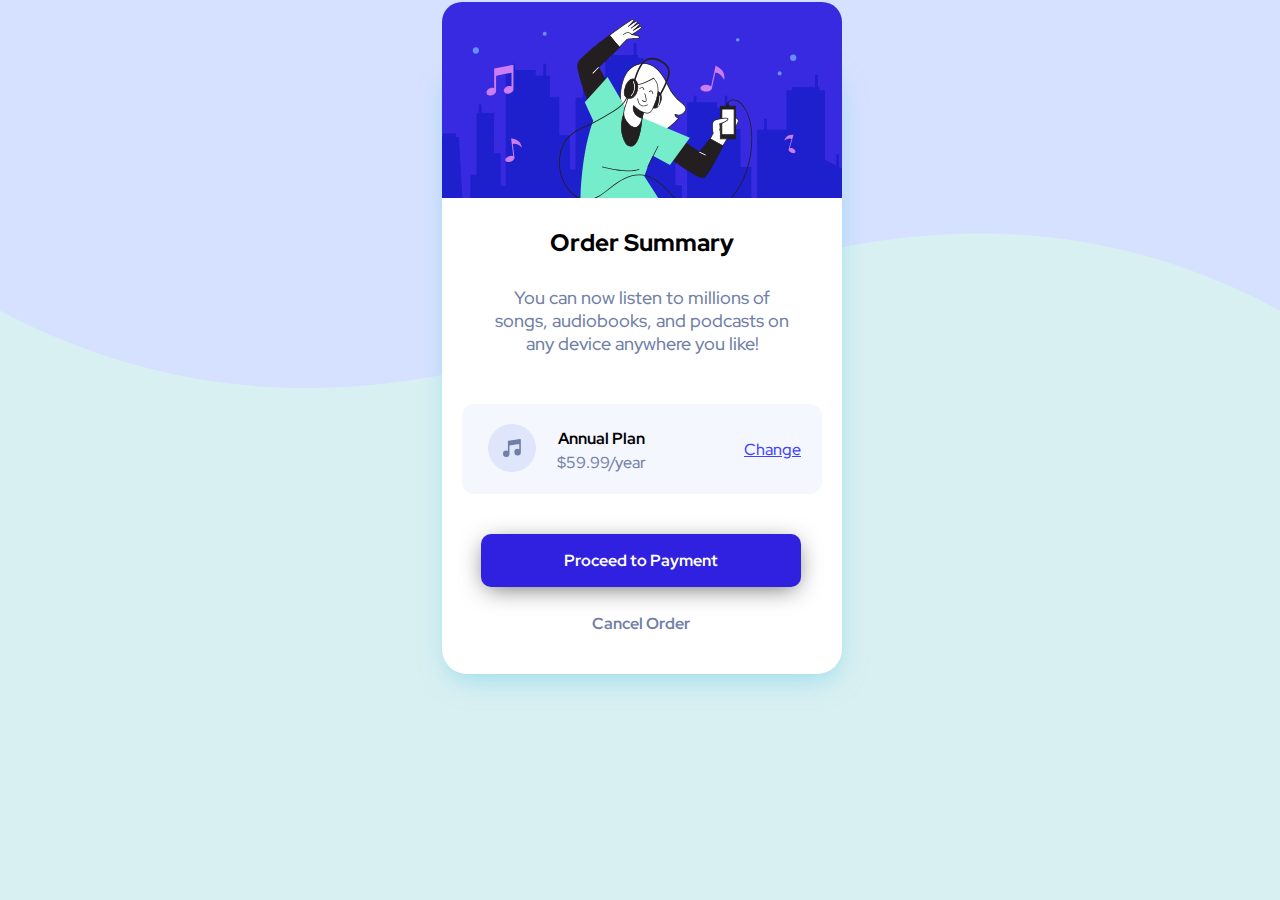
<file: order-summary-component-main/index.html>
<!DOCTYPE html>
<html lang="en">
<head>
  <meta charset="UTF-8">
  <meta name="viewport" content="width=device-width, initial-scale=1.0">
  <link rel="stylesheet" type="text/css" href="styles.css">
  <link rel="icon" type="image/png" sizes="32x32" href="./images/favicon-32x32.png">
  <title>Frontend Mentor | Order summary card</title>
</head>


<body>
  <div class="card">
    <img src="images/illustration-hero.svg">
   <h2> Order Summary </h2>
    <p>
      You can now listen to millions of <br>
      songs, audiobooks, and podcasts on <br> any 
      device anywhere you like!
    </p>
    <br>
    <div class="box">
      <svg xmlns="http://www.w3.org/2000/svg" width="48" height="48"><g fill="none" fill-rule="evenodd"><circle cx="24" cy="24" r="24" fill="#DFE6FB"/><path fill="#717FA6" fill-rule="nonzero" d="M32.574 15.198a.81.81 0 00-.646-.19L20.581 16.63a.81.81 0 00-.696.803V26.934a3.232 3.232 0 00-1.632-.44A3.257 3.257 0 0015 29.747 3.257 3.257 0 0018.253 33a3.257 3.257 0 003.253-3.253v-8.37l9.726-1.39v5.327a3.232 3.232 0 00-1.631-.441 3.257 3.257 0 00-3.254 3.253 3.257 3.257 0 003.254 3.253 3.257 3.257 0 003.253-3.253V15.81a.81.81 0 00-.28-.613z"/></g></svg>
    <h3>Annual Plan</h3>
    <p class="paragram">
    <p class="year">$59.99/year</p>
   <div class="box-two"> 
    <a class="change" href="example.html">Change</a>
   </div>
  </p>
    </div>
    <a class="button" href="example.html">Proceed to Payment</a>
    <a class="btn-cancel" href="#">Cancel Order</a>
    
  </div>
  
  <div class="attribution">
    Challenge by <a href="https://www.frontendmentor.io?ref=challenge" target="_blank">Frontend Mentor</a>. 
    Coded by <a href="example.html">joshua</a>.
  </div>
</body>

</html>
</file>
<file: order-summary-component-main/styles.css>
@import url("https://fonts.googleapis.com/css2?family=Red+Hat+Display:wght@500;700;900&display=swap");

.attribution {
  font-size: 11px;
  text-align: center;
}
.attribution a {
  color: rgb(0, 255, 229);
}

:root {
  --pale-blue: hsl(225, 100%, 94%);
  --bright-blue: hsl(245, 75%, 52%);
  --very-pale-blue: hsl(225, 100%, 98%);
  --desaturated-blue: hsl(224, 23%, 55%);
  --dark-blue: hsl(223, 47%, 23%);
}

img {
  border-top-left-radius: 20px;
  border-top-right-radius: 20px;
  width: 400px;
  transform: translate(0px, -60px);
}

html {
  font-family: "Red Hat Display", sans-serif;
  font-weight: 500;
  text-align: center;
}

.card {
  background-color: white;
  font-family: "Red Hat Display", sans-serif;
  border-radius: 0.75rem;
  display: flex;
  flex-direction: column;
  align-items: center;
  margin: auto;
  margin-top: 40px;
  width: 400px;
  border-radius: 25px;
  background-color: white;
  text-align: center;
  padding-bottom: 20px;
  transform: translate(2px, 22px);
  box-shadow: 1px 10px 28px -7px rgba(104,201,230,0.62);
}

body {
  font-family: "Red Hat Display", sans-serif;
  background-image: url(images/pattern-background-desktop.svg);
  background-repeat: no-repeat;
  background-size: contain;
  background-color: hsla(183, 48%, 85%, 0.671);
}

.button {
  background-color: hsl(245, 75%, 50%);
  color: white;
  text-decoration: none;
  padding: 10px;
  width: 300px;
  margin: 10px;
  border-radius: 10px;
  border: white;
  font-weight: 700;
  font-size: 16px;
  box-shadow: 0px 5px 25px -5px rgb(97 94 94);
  cursor: pointer;
  font-family: "Red Hat Display", sans-serif;
  padding-top: 1rem;
  padding-bottom: 1rem;
  transform: translate(-1px, -20px);
  transition-duration: 0.3s;
  
}

.button:hover {
  background-color: hsl(245, 76%, 65%);
}

.btn-cancel {
  margin-top: 1rem;
  text-decoration: none;
  font-weight: 700;
  color: hsl(224, 23%, 55%);
  transform: translate(-1px, -20px)
}

.btn-cancel:hover {
  color: rgb(38, 12, 82);
  text-decoration: none;
}

p {
  color: hsl(224, 23%, 55%);
  font-size: 18px;
  transform: translate(0px, -60px);
}

.desc {
  transform: translate(0px, -60px);
}

h2 {
  transform: translate(0px, -50px);
  font-weight: 800;
}

.box {
  background-color: var(--very-pale-blue);
  border-radius: 0.75rem;
  width: 360px;
  margin-left: 45px;
  height: 90px;
  transform: translate(-23px, -50px);
}

.box-two {
  background-color: transparent;
  transform: translate(275px, -110px);
  width: 20%;
}

.change {
  color: rgb(67, 67, 255);
}
 
.change:hover {
  color: rgb(38, 12, 82);
  text-decoration: none;
}

svg {
  transform: translate(-130px, 20px);
}

h3 {
  transform: translate(-40px, -45px);
  font-size: medium;
}

.year {
  transform: translate(-40px, -60px);
  font-size: medium;
}
</file>
